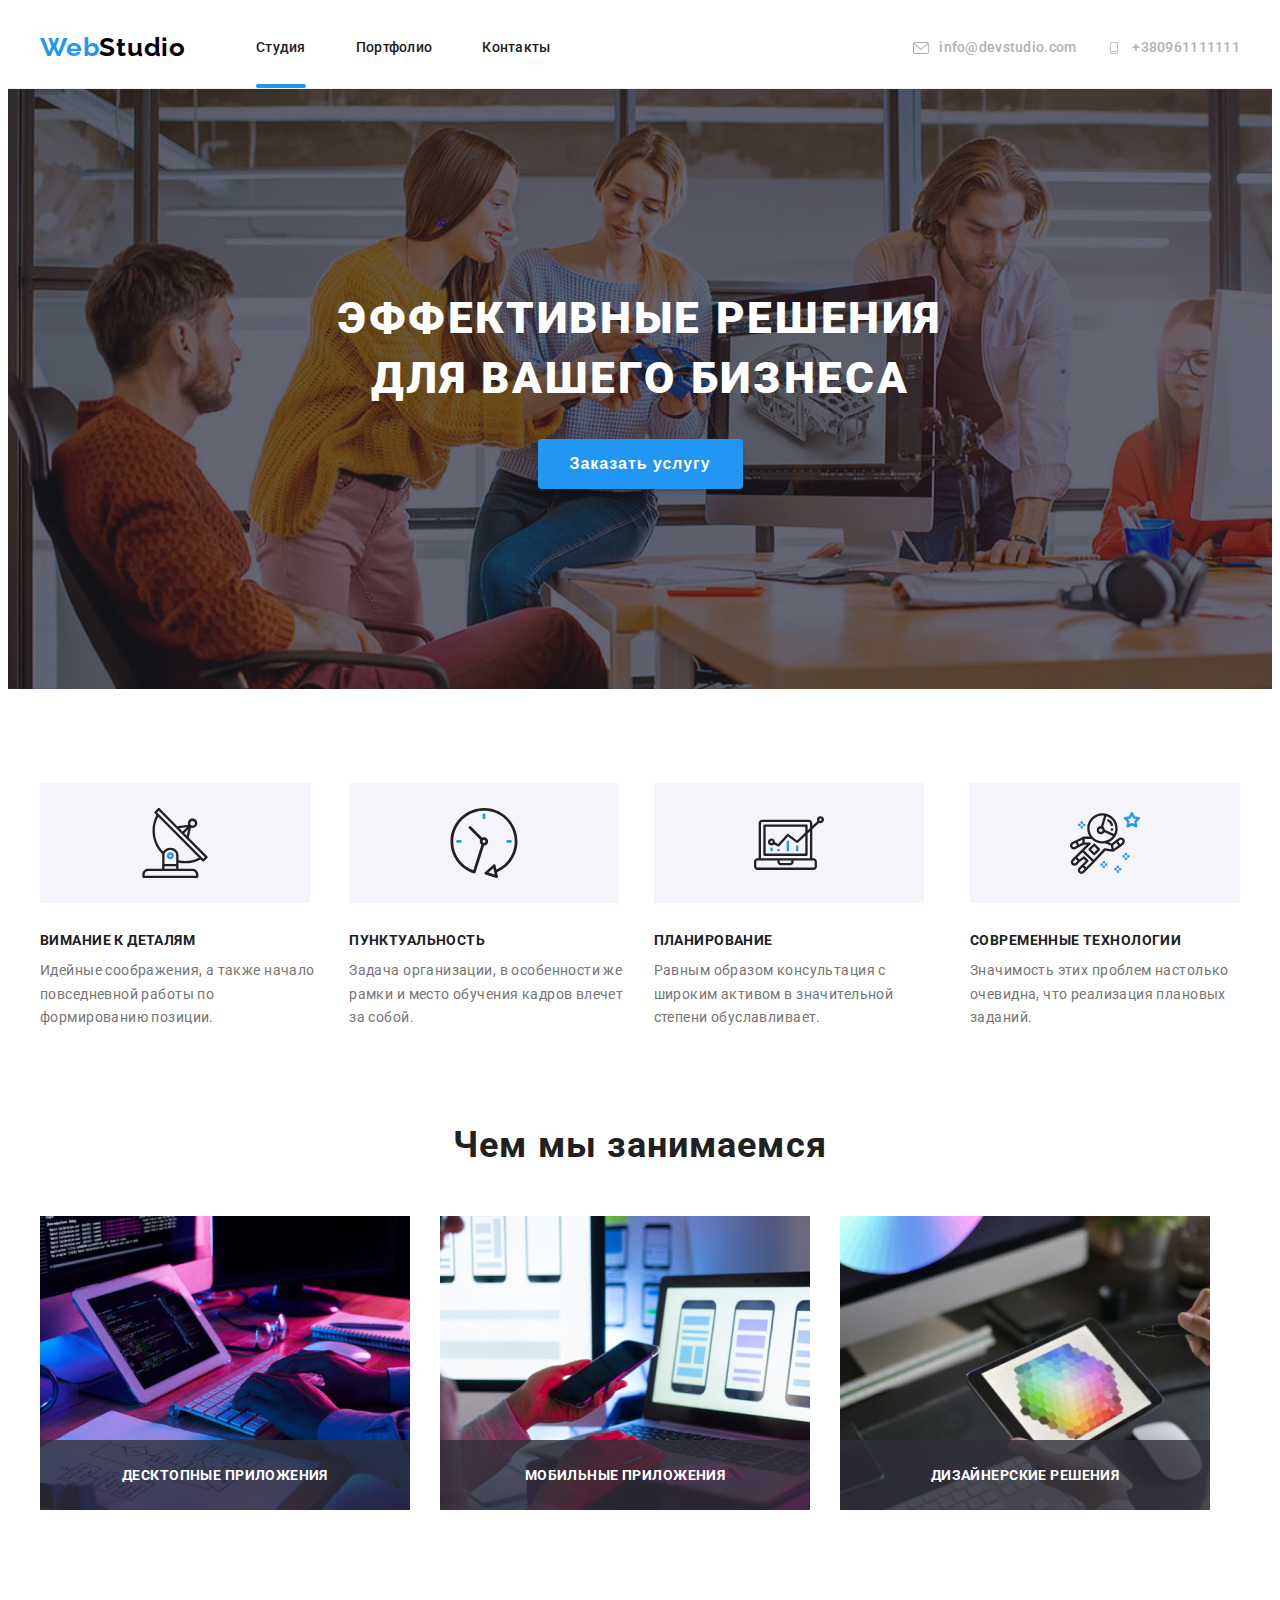
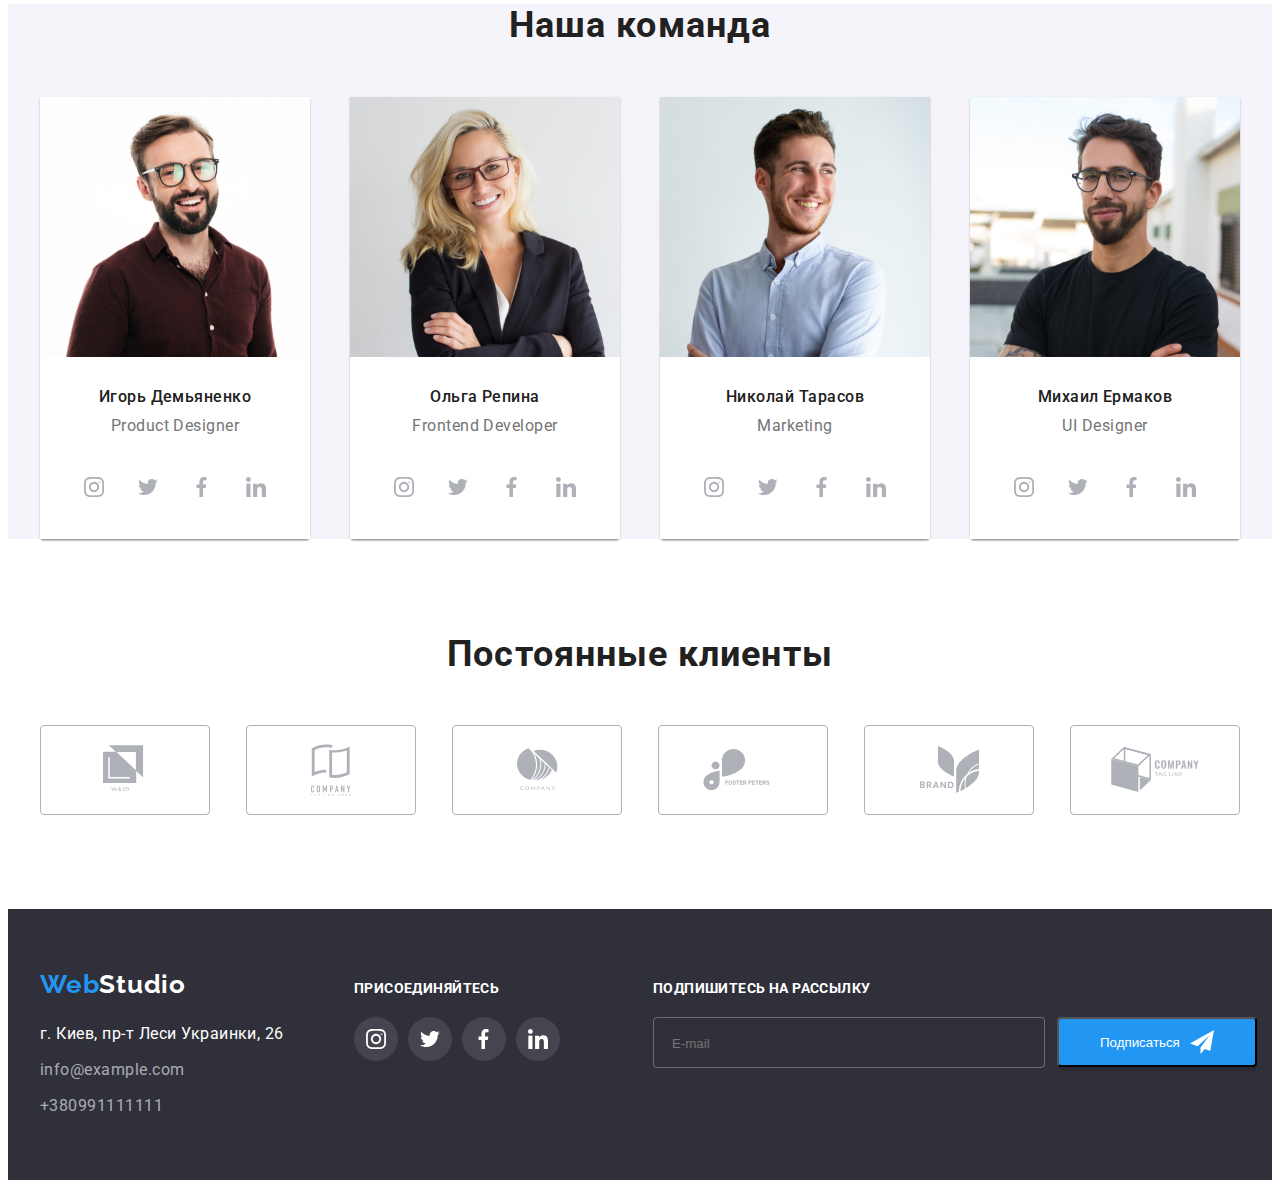
<file: index.html>
<!DOCTYPE html>
<html lang="ru">
  <head>
    <meta charset="UTF-8" />
    <meta http-equiv="X-UA-Compatible" content="IE=edge" />
    <meta name="viewport" content="width=device-width, initial-scale=1.0" />
    <title>Webstudio</title>
    <link rel="preconnect" href="https://fonts.gstatic.com" />
    <link
      href="https://fonts.googleapis.com/css2?family=Raleway:wght@700&family=Roboto:wght@400;500;700;900&display=swap"
      rel="stylesheet"
    />
    <link
      rel="stylesheet"
      href="https://cdnjs.cloudflare.com/ajax/libs/modern-normalize/1.0.0/modern-normalize.min.css"
      integrity="sha512-ISS7cAi1PEhQ8jnbJpJZMd29NlhNj4AWYyLOSp2CE/CsHxTCu+r+t0D2yoJudVrd0/8fTVPUVDzY5Tvli75u/g=="
      crossorigin="anonymous"
    />
    <link
      rel="stylesheet"
      href="https://cdnjs.cloudflare.com/ajax/libs/animate.css/4.1.1/animate.min.css"
    />
    <link rel="stylesheet" href="./css/main.min.css" />
  </head>
  <body>
    <!--HEADER-->

    <header class="header">
      <div class="header__container">
        <nav class="menu">
          <a
            class="menu__logo-light-teme logo-text-header logo link"
            href="./portfolio.html"
            ><span class="logo-text">Web</span>Studio</a
          >

          <ul class="menu__list list">
            <li class="menu__item">
              <a
                class="menu__link menu__active-page link"
                href="./index.html"
                ><span class="menu__active">Студия</span></a
              >
            </li>

            <li class="menu__item">
              <a class="menu__link link" href="./portfolio.html">Портфолио</a>
            </li>

            <li class="menu__item">
              <a class="menu__link link" href="">Контакты</a>
            </li>
          </ul>
        </nav>

        <ul class="contact__list list">
          <li class="contact__links-item">
            <a href="mailto:info@devstudio.com" class="contact__link link"
              ><svg
                class="header-icons"
                width="16px"
                height="12px"
                fill="currentColour"
              >
                <use href="./images/sprite.svg#icon-envelope"></use>
              </svg>
              info@devstudio.com</a
            >
          </li>
          <li class="contact__links-item">
            <a href="tel:+380961111111" class="contact__link link"
              ><svg
                class="header-icons"
                width="10px"
                height="16px"
                fill="currentColour"
              >
                <use href="./images/sprite.svg#icon-Vector"></use>
              </svg>
              +380961111111</a
            >
          </li>
        </ul>
      </div>
    </header>

    <!--HERROW-->
    <main>
      <section class="herro">
        <div class="container">
          <div class="herro__wrap">
            <h1 class="herro__title">
              ЭФФЕКТИВНЫЕ РЕШЕНИЯ<br />
              ДЛЯ ВАШЕГО БИЗНЕСА
            </h1>
            <button type="button" class="model-btn" data-modal-open>
              Заказать услугу
            </button>
          </div>
        </div>
      </section>

      <!--Section2 -->

      <section class="features">
        <div class="container">
          <h2 class="about-title visually-hidden">Особенности</h2>
          <ul class="features__list list">
            <li class="features__item">
              <div class="features-icons">
                <svg width="70px" height="70px">
                  <use href="./images/sprite.svg#icon-antenna"></use>
                </svg>
              </div>
              <h3 class="features__mini-title">ВИМАНИЕ К ДЕТАЛЯМ</h3>
              <p class="features__subtitle">
                Идейные соображения, а также начало повседневной работы по
                формированию позиции.
              </p>
            </li>

            <li class="features__item">
              <div class="features-icons">
                <svg width="70px" height="70px">
                  <use href="./images/sprite.svg#icon-clock"></use>
                </svg>
              </div>
              <h3 class="features__mini-title">ПУНКТУАЛЬНОСТЬ</h3>
              <p class="features__subtitle">
                Задача организации, в особенности же рамки и место обучения
                кадров влечет за собой.
              </p>
            </li>
            <li class="features__item">
              <div class="features-icons">
                <svg width="70px" height="70px">
                  <use href="./images/sprite.svg#icon-diagram"></use>
                </svg>
              </div>
              <h3 class="features__mini-title">ПЛАНИРОВАНИЕ</h3>
              <p class="features__subtitle">
                Равным образом консультация с широким активом в значительной
                степени обуславливает.
              </p>
            </li>
            <li class="features__item">
              <div class="features-icons">
                <svg width="70px" height="70px">
                  <use href="./images/sprite.svg#icon-astronaut"></use>
                </svg>
              </div>
              <h3 class="features__mini-title">Современные технологии</h3>
              <p class="features__subtitle">
                Значимость этих проблем настолько очевидна, что реализация
                плановых заданий.
              </p>
            </li>
          </ul>
        </div>
      </section>

      <!--section3-->

      <section class="we-do__about">
        <div class="container">
          <h2 class="about-title">Чем мы занимаемся</h2>
          <ul class="we-do__list list">
            <li class="we-do__item">
              <a class="" href=""
                ><div class="">
                  <img
                    class="img-section3"
                    src="./images/section3/box1.jpg"
                    alt="человек набирает текст"
                    width="370"
                    height="294"
                  />
                  <p class="we-do__overlay">ДЕСКТОПНЫЕ ПРИЛОЖЕНИЯ</p>
                </div></a
              >
            </li>
            <li class="we-do__item">
              <a class="" href=""
                ><div class="">
                  <img
                    class="img-section3"
                    src="./images/section3/box2.jpg"
                    alt="ноутбук и телефон"
                    width="370"
                    height="294"
                  />
                  <p class="we-do__overlay">МОБИЛЬНЫЕ ПРИЛОЖЕНИЯ</p>
                </div></a
              >
            </li>
            <li class="we-do__item">
              <a class="" href=""
                ><div class="">
                  <img
                    class="img-section3"
                    src="./images/section3/box3.jpg"
                    alt="приложение на планшете"
                    width="370"
                    height="294"
                  />
                  <p class="we-do__overlay">ДИЗАЙНЕРСКИЕ РЕШЕНИЯ</p>
                </div>
              </a>
            </li>
          </ul>
        </div>
      </section>

      <!--Section4-->

      <section class="team">
        <div class="container">
          <h2 class="about-title about-our-teem-title">Наша команда</h2>
          <ul class="list team__list">
            <li class="team__item">
              <img src="./images/section4/img3.jpg" alt="" width="270" />
              <div class="team__meta">
                <h3 class="team__title">Игорь Демьяненко</h3>
                <p class="team__subtitle">Product Designer</p>
                <ul class="social list">
                  <li class="social__list-item">
                    <a href="" class="social__list-link">
                      <svg class="social__list-icon" width="20px" height="20px">
                        <use href="./images/sprite.svg#icon-instagram"></use>
                      </svg>
                    </a>
                  </li>
                  <li class="social__list-item">
                    <a href="" class="social__list-link">
                      <svg class="social__list-icon" width="20px" height="20px">
                        <use href="./images/sprite.svg#icon-Vector6"></use>
                      </svg>
                    </a>
                  </li>
                  <li class="social__list-item">
                    <a href="" class="social__list-link">
                      <svg class="social__list-icon" width="20px" height="20px">
                        <use href="./images/sprite.svg#icon-Vector7"></use>
                      </svg>
                    </a>
                  </li>
                  <li class="social__list-item">
                    <a href="" class="social__list-link">
                      <svg class="social__list-icon" width="20px" height="20px">
                        <use href="./images/sprite.svg#icon-linkedin"></use>
                      </svg>
                    </a>
                  </li>
                </ul>
              </div>
            </li>
            <li class="team__item">
              <img src="./images/section4/img.jpg" alt="" width="270" />
              <div class="team__meta">
                <h3 class="team__title">Ольга Репина</h3>
                <p class="team__subtitle">Frontend Developer</p>
                <ul class="social list">
                  <li class="social__list-item">
                    <a href="" class="social__list-link">
                      <svg class="social__list-icon" width="20px" height="20px">
                        <use href="./images/sprite.svg#icon-instagram"></use>
                      </svg>
                    </a>
                  </li>
                  <li class="social__list-item">
                    <a href="" class="social__list-link">
                      <svg class="social__list-icon" width="20px" height="20px">
                        <use href="./images/sprite.svg#icon-Vector6"></use>
                      </svg>
                    </a>
                  </li>
                  <li class="social__list-item">
                    <a href="" class="social__list-link">
                      <svg class="social__list-icon" width="20px" height="20px">
                        <use href="./images/sprite.svg#icon-Vector7"></use>
                      </svg>
                    </a>
                  </li>
                  <li class="social__list-item">
                    <a href="" class="social__list-link">
                      <svg class="social__list-icon" width="20px" height="20px">
                        <use href="./images/sprite.svg#icon-linkedin"></use>
                      </svg>
                    </a>
                  </li>
                </ul>
              </div>
            </li>
            <li class="team__item">
              <img src="./images/section4/img1.jpg" alt="" width="270" />
              <div class="team__meta">
                <h3 class="team__title">Николай Тарасов</h3>
                <p class="team__subtitle">Marketing</p>
                <ul class="social list">
                  <li class="social__list-item">
                    <a href="" class="social__list-link">
                      <svg class="social__list-icon" width="20px" height="20px">
                        <use href="./images/sprite.svg#icon-instagram"></use>
                      </svg>
                    </a>
                  </li>
                  <li class="social__list-item">
                    <a href="" class="social__list-link">
                      <svg class="social__list-icon" width="20px" height="20px">
                        <use href="./images/sprite.svg#icon-Vector6"></use>
                      </svg>
                    </a>
                  </li>
                  <li class="social__list-item">
                    <a href="" class="social__list-link">
                      <svg class="social__list-icon" width="20px" height="20px">
                        <use href="./images/sprite.svg#icon-Vector7"></use>
                      </svg>
                    </a>
                  </li>
                  <li class="social__list-item">
                    <a href="" class="social__list-link">
                      <svg class="social__list-icon" width="20px" height="20px">
                        <use href="./images/sprite.svg#icon-linkedin"></use>
                      </svg>
                    </a>
                  </li>
                </ul>
              </div>
            </li>
            <li class="team__item">
              <img src="./images/section4/img2.jpg" alt="" width="270" />
              <div class="team__meta">
                <h3 class="team__title">Михаил Ермаков</h3>
                <p class="team__subtitle">UI Designer</p>
                <ul class="social list">
                  <li class="social__list-item">
                    <a href="" class="social__list-link">
                      <svg class="social__list-icon" width="20px" height="20px">
                        <use href="./images/sprite.svg#icon-instagram"></use>
                      </svg>
                    </a>
                  </li>
                  <li class="social__list-item">
                    <a href="" class="social__list-link">
                      <svg class="social__list-icon" width="20px" height="20px">
                        <use href="./images/sprite.svg#icon-Vector6"></use>
                      </svg>
                    </a>
                  </li>
                  <li class="social__list-item">
                    <a href="" class="social__list-link">
                      <svg class="social__list-icon" width="20px" height="20px">
                        <use href="./images/sprite.svg#icon-Vector7"></use>
                      </svg>
                    </a>
                  </li>
                  <li class="social__list-item">
                    <a href="" class="social__list-link">
                      <svg class="social__list-icon" width="20px" height="20px">
                        <use href="./images/sprite.svg#icon-linkedin"></use>
                      </svg>
                    </a>
                  </li>
                </ul>
              </div>
            </li>
          </ul>
        </div>
      </section>
      <!--постоянные клиенты-->
      <section class="partners">
        <div class="partners__container">
          <h2 lang="ru" class="about-title">Постоянные клиенты</h2>
          <ul class="partners__list list">
            <li class="partners__item">
              <a href="" class="partners__link">
                <svg
                  class="partners__icon"
                  width="44.27px"
                  height="49.23px"
                  fill="currentColour"
                >
                  <use href="./images/sprite.svg#icon-logo1"></use>
                </svg>
              </a>
            </li>
            <li class="partners__item">
              <a href="" class="partners__link">
                <svg class="partners__icon" width="40px" height="52px">
                  <use href="./images/sprite.svg#icon-logo2"></use>
                </svg>
              </a>
            </li>
            <li class="partners__item">
              <a href="" class="partners__link">
                <svg class="partners__icon" width="41" height="42.6px">
                  <use href="./images/sprite.svg#icon-logo3"></use>
                </svg>
              </a>
            </li>
            <li class="partners__item">
              <a href="" class="partners__link">
                <svg class="partners__icon" width="79.66px" height="42.02px">
                  <use href="./images/sprite.svg#icon-logo4"></use>
                </svg>
              </a>
            </li>
            <li class="partners__item">
              <a href="" class="partners__link">
                <svg class="partners__icon" width="59px" height="47px">
                  <use href="./images/sprite.svg#icon-logo5"></use>
                </svg>
              </a>
            </li>
            <li class="partners__item">
              <a href="" class="partners__link">
                <svg class="partners__icon" width="88.5px" height="45.44px">
                  <use href="./images/sprite.svg#icon-logo6"></use>
                </svg>
              </a>
            </li>
          </ul>
        </div>
      </section>
    </main>
    <!--Footer-->
    <footer class="footer">
      <div class="footer__container">
        <div class="footer__wraper">
          <a
            class="logo-footer-link link logo-dark-teme logo-text-header"
            href="./index.html"
            ><span class="logo-text">Web</span>Studio</a
          >
          <address class="adress">
            <ul class="adreess__list list">
              <li class="adreess__item">
                <a
                  class="adress__link link"
                  href="https://goo.gl/maps/v6v7mnVKabn46PNZ7"
                  target="blank"
                  rel="noopener noreferrer"
                  >г. Киев, пр-т Леси Украинки, 26</a
                >
              </li>
              <li class="adreess__item">
                <a class="footer__contacts link" href="mailto:info@example.com"
                  >info@example.com</a
                >
              </li>
              <li class="adreess__item">
                <a class="footer__contacts link" href="+380991111111"
                  >+380991111111</a
                >
              </li>
            </ul>
          </address>
        </div>
        <div class="footer__wraper-social">
          <p class="invitation">Присоединяйтесь</p>
          <ul class="icon__list list">
            <li class="icon__item">
              <a href="" class="icon__link">
                <svg class="footer__icons" width="20px" height="20px">
                  <use href="./images/sprite.svg#icon-instagram"></use>
                </svg>
              </a>
            </li>
            <li class="icon__item">
              <a href="" class="icon__link">
                <svg class="footer__icons" width="20px" height="20px">
                  <use href="./images/sprite.svg#icon-Vector6"></use>
                </svg>
              </a>
            </li>
            <li class="icon__item">
              <a href="" class="icon__link">
                <svg class="footer__icons" width="20px" height="20px">
                  <use href="./images/sprite.svg#icon-Vector7"></use>
                </svg>
              </a>
            </li>
            <li class="icon__item">
              <a href="" class="icon__link">
                <svg class="footer__icons" width="20px" height="20px">
                  <use href="./images/sprite.svg#icon-linkedin"></use>
                </svg>
              </a>
            </li>
          </ul>
        </div>
        <div class="footer__form">
          <p class="signup__text">Подпишитесь на рассылку</p>

          <div class="signup__wrap">
            <form name="signup__form" autocomplete="on" novalidate>
              <label>
                <input type="email" name="email" placeholder="E-mail" />
              </label>
            </form>
            <button type="submit" class="sign__btn">
              Подписаться
              <svg class="footer__icons" width="24" height="24">
                <use href="./images/sprite.svg#icon-iconsend2"></use>
              </svg>
            </button>
          </div>
        </div>
      </div>
    </footer>
    <div class="backdrop is-hidden" data-modal>
      <div class="modal">
        <p class="model__text">Оставьте свои данные, мы вам перезвоним</p>
        <button type="button" class="modal__close-btn" data-modal-close>
          <svg class="modal__close-icon" width="18" height="18">
            <use href="./images/sprite.svg#icon-close-black"></use>
          </svg>
        </button>
        <form action="#" class="modal__form">
          <label class="modal__field" for="">Имя</label>
          <div class="modal__wraper">
            <input
              type="text"
              name="user-name"
              class="modal__input"
              required
              minlength="2"
            />
            <svg class="modal__icon" width="18" height="18">
              <use href="./images/sprite.svg#icon-person-black"></use>
            </svg>
          </div>

          <label class="modal__field" for="">Телефон</label>
          <div class="modal__wraper">
            <input
              type="tel"
              name="user-tel"
              class="modal__input"
              required
              pattern="[0-9]{3}-[0-9]{3}-[0-9]{2}-[0-9]{2}"
              title="063-111-11-11"
            />
            <svg class="modal__icon" width="18" height="18">
              <use href="./images/sprite.svg#icon-phone-black"></use>
            </svg>
          </div>

          <label class="modal__field" for="">Почта</label>
          <div class="modal__wraper">
            <input type="email" name="user-mail" class="modal__input" />
            <svg class="modal__icon" width="18" height="18">
              <use href="./images/sprite.svg#icon-email-black"></use>
            </svg>
          </div>

          <label class="modal__field" for=""
            >Коментарии<textarea
              name="user-message"
              class="modal__message"
              placeholder="Введите текст"
            ></textarea>
          </label>

          <input
            type="checkbox"
            id="user-term"
            name="user-term"
            class="modal__term visually-hidden"
            value=""
          />
          <label for="user-term" class="modal__check-desc"
            >Соглашаюсь с рассылкой и принимаю&nbsp;<a href="user-link">
              Условия договора</a
            ></label
          >
          <button type="submit" class="modal-form-btn">Отправить</button>
        </form>
      </div>
    </div>
    <script src="./js/model.js"></script>
  </body>
</html>
</file>
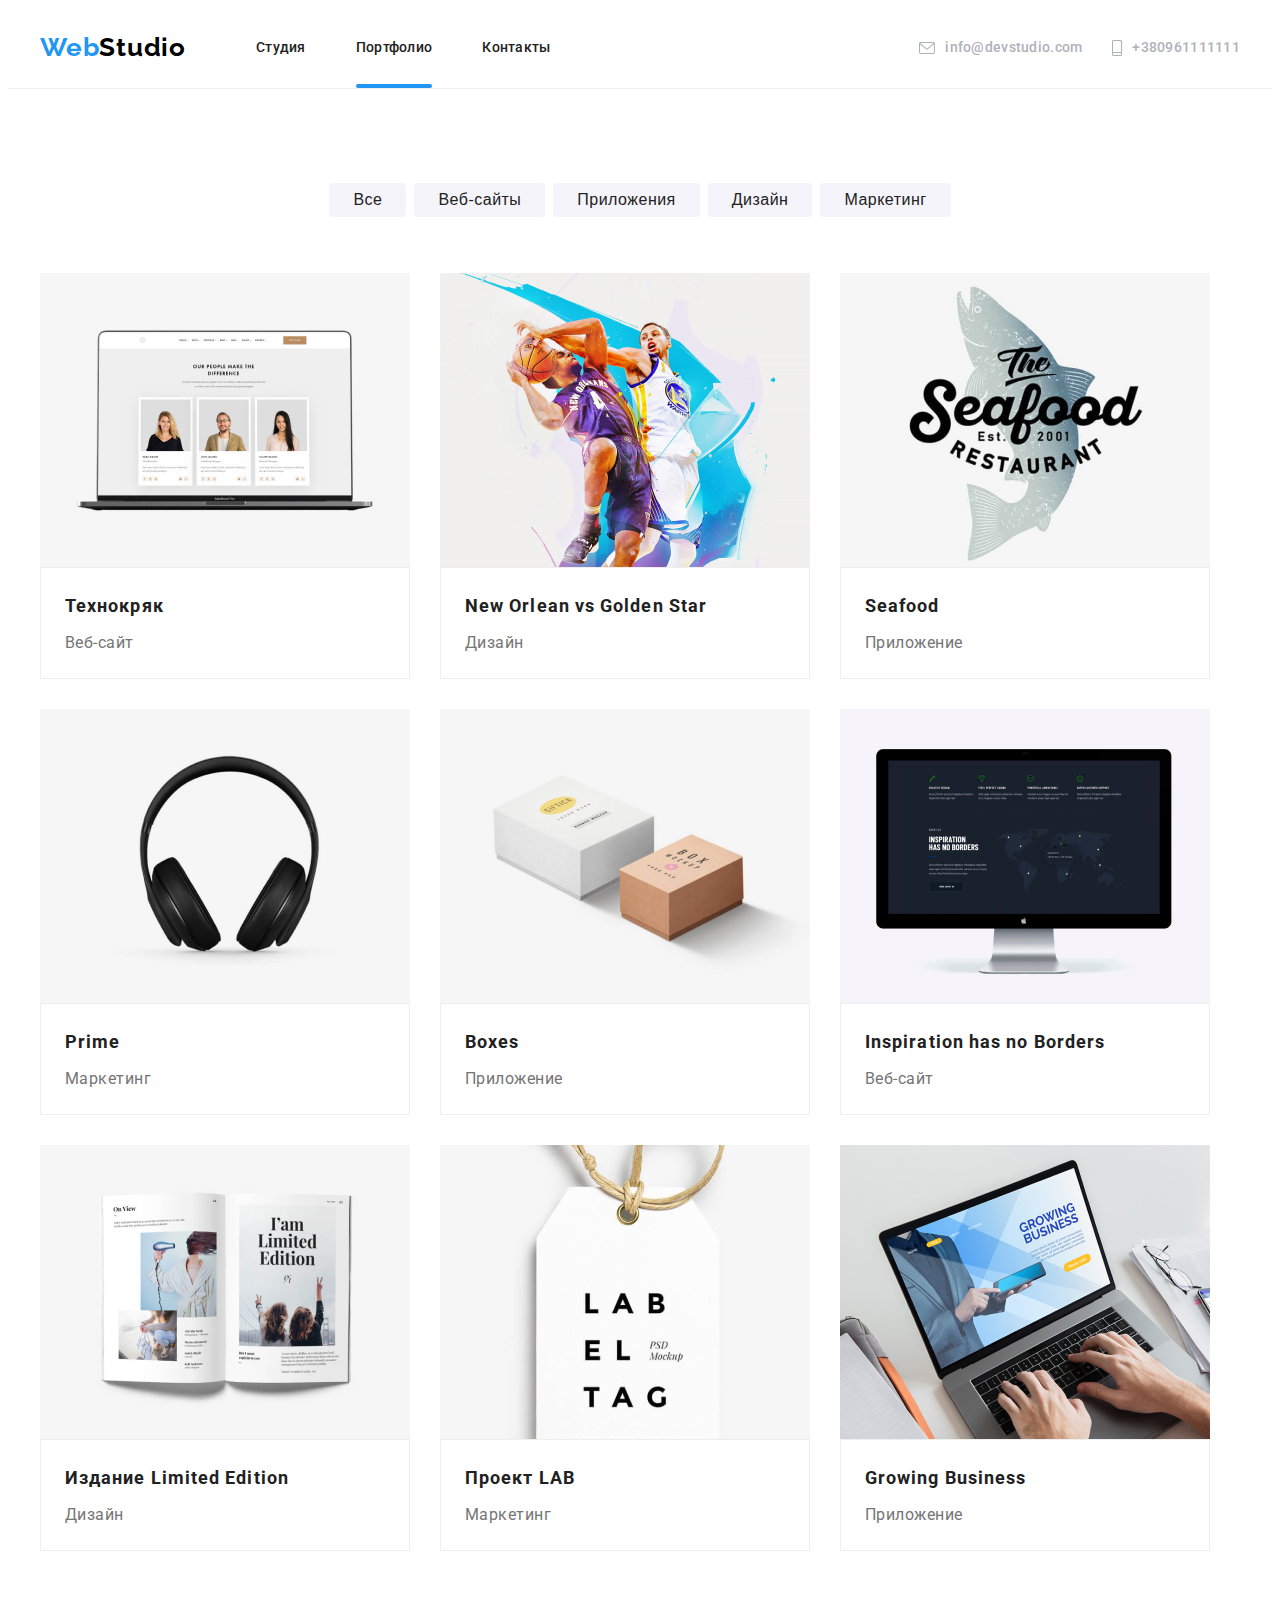
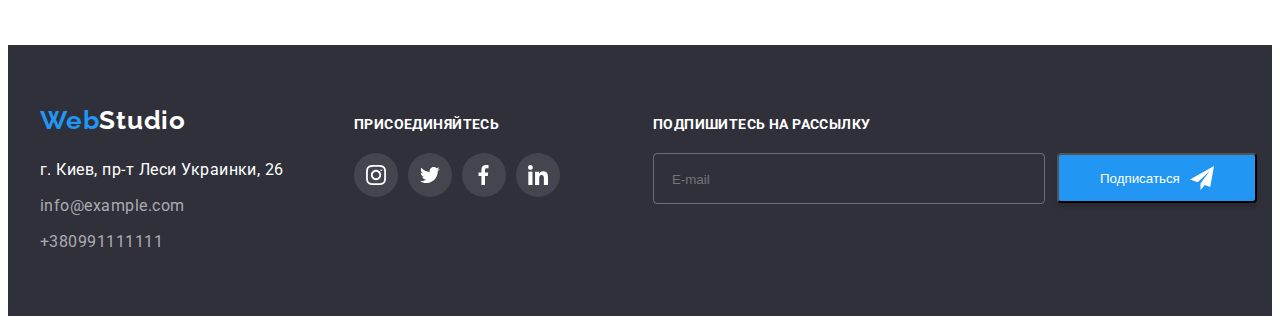
<file: portfolio.html>
<!DOCTYPE html>
<html lang="ru">
  <head>
    <meta charset="UTF-8" />
    <meta http-equiv="X-UA-Compatible" content="IE=edge" />
    <meta name="viewport" content="width=device-width, initial-scale=1.0" />
    <title>Portfolio</title>
    <link rel="preconnect" href="https://fonts.gstatic.com" />
    <link
      href="https://fonts.googleapis.com/css2?family=Raleway:wght@700&family=Roboto:wght@400;500;700;900&display=swap"
      rel="stylesheet"
    />
    <link
      rel="stylesheet"
      href="https://cdnjs.cloudflare.com/ajax/libs/modern-normalize/1.0.0/modern-normalize.min.css"
      integrity="sha512-ISS7cAi1PEhQ8jnbJpJZMd29NlhNj4AWYyLOSp2CE/CsHxTCu+r+t0D2yoJudVrd0/8fTVPUVDzY5Tvli75u/g=="
      crossorigin="anonymous"
    />
    <link
      rel="stylesheet"
      href="https://cdnjs.cloudflare.com/ajax/libs/animate.css/4.1.1/animate.min.css"
    />
    <link rel="stylesheet" href="./css/main.min.css" />
  </head>
  <!--верхняя строка-->
  <body>
    <!--заголовок-->
    <header class="header">
      <div class="header__container">
        <nav class="menu">
          <a
            class="menu__logo-light-teme logo-text-header logo link"
            href="./portfolio.html"
            ><span class="logo-text">Web</span>Studio</a
          >

          <ul class="menu__list list">
            <li class="menu__item">
              <a class="menu__link link" href="./index.html">Студия</a>
            </li>

            <li class="menu__item">
              <a
                class="menu__link menu__active-page link"
                href="./portfolio.html"
                ><span class="menu__active">Портфолио</span></a
              >
            </li>

            <li class="menu__item">
              <a class="menu__link link" href="">Контакты</a>
            </li>
          </ul>
        </nav>

        <ul class="contact__list list">
          <li class="contact__links-item">
            <a href="mailto:info@devstudio.com" class="contact__link link"
              ><svg class="header-icons" fill="currentColour">
                <use href="./images/sprite.svg#icon-envelope"></use>
              </svg>
              info@devstudio.com</a
            >
          </li>
          <li class="contact__links-item">
            <a href="tel:+380961111111" class="contact__link link"
              ><svg class="header-icons-tel" fill="currentColour">
                <use href="./images/sprite.svg#icon-Vector"></use>
              </svg>
              +380961111111</a
            >
          </li>
        </ul>
      </div>
    </header>
    <main>
      <!--Herro-->

      <section class="herro__portfolio">
        <div class="container">
          <h1 class="herro__title visually-hidden">Основной блок</h1>
          <ul class="herro__list list">
            <li class="herro__link">
              <button class="model-btn1" type="submit">Все</button>
            </li>
            <li class="herro__link">
              <button class="model-btn1" type="submit">Веб-сайты</button>
            </li>
            <li class="herro__link">
              <button class="model-btn1" type="submit">Приложения</button>
            </li>
            <li class="herro__link">
              <button class="model-btn1" type="submit">Дизайн</button>
            </li>
            <li class="herro__link">
              <button class="model-btn1" type="submit">Маркетинг</button>
            </li>
          </ul>

          <!--ABOUT-->

          <ul class="cardset list">
            <li class="cardset__item">
              <a class="cardset__link link" href=""
                ><div class="cardset__wraper">
                  <img
                    class="cardset__img"
                    src="./images/portfolio/img1.jpg"
                    alt="ноутбук"
                    width="370"
                    height="294"
                  />
                  <p class="overlay">
                    Технокряк это современная площадка распространения
                    коронавируса. Компании используют эту платформу для
                    цифрового шпионажа и атак на защищённые сервера конкурентов.
                  </p>
                </div>
                <div class="cardset__meta">
                  <h2 class="cardset__name">Технокряк</h2>
                  <p class="features__item link">Веб-сайт</p>
                </div></a
              >
            </li>
            <li class="cardset__item">
              <a class="cardset__link link" href=""
                ><div class="cardset__wraper">
                  <img
                    class="cardset__img"
                    src="./images/portfolio/img2.jpg"
                    alt="постер"
                    width="370"
                    height="294"
                  />
                  <p class="overlay">
                    Технокряк это современная площадка распространения
                    коронавируса. Компании используют эту платформу для
                    цифрового шпионажа и атак на защищённые сервера конкурентов.
                  </p>
                </div>

                <div class="cardset__meta">
                  <h2 class="cardset__name">New Orlean vs Golden Star</h2>
                  <p class="features__item link">Дизайн</p>
                </div></a
              >
            </li>
            <li class="cardset__item">
              <a class="cardset__link link" href=""
                ><div class="cardset__wraper">
                  <img
                    class="cardset_img"
                    src="./images/portfolio/img3.jpg"
                    alt="ресторан"
                    width="370"
                    height="294"
                  />
                  <p class="overlay">
                    Технокряк это современная площадка распространения
                    коронавируса. Компании используют эту платформу для
                    цифрового шпионажа и атак на защищённые сервера конкурентов.
                  </p>
                </div>
                <div class="cardset__meta">
                  <h2 class="cardset__name">Seafood</h2>
                  <p class="features__item link">Приложение</p>
                </div></a
              >
            </li>
            <li class="cardset__item">
              <a class="cardset__link link" href="">
                <div class="cardset__wraper">
                  <img
                    class="cardset__img"
                    src="./images/portfolio/img4.jpg"
                    alt="наушники"
                    width="370"
                    height="294"
                  />
                  <p class="overlay">
                    Технокряк это современная площадка распространения
                    коронавируса. Компании используют эту платформу для
                    цифрового шпионажа и атак на защищённые сервера конкурентов.
                  </p>
                </div>
                <div class="cardset__meta">
                  <h2 class="cardset__name">Prime</h2>
                  <p class="features__item link">Маркетинг</p>
                </div></a
              >
            </li>
            <li class="cardset__item">
              <a class="cardset__link link" href="">
                <div class="cardset__wraper">
                  <img
                    class="cardset__img"
                    src="./images/portfolio/img5.jpg"
                    alt="проект"
                    width="370"
                    height="294"
                  />
                  <p class="overlay">
                    Технокряк это современная площадка распространения
                    коронавируса. Компании используют эту платформу для
                    цифрового шпионажа и атак на защищённые сервера конкурентов.
                  </p>
                </div>
                <div class="cardset__meta">
                  <h2 class="cardset__name">Boxes</h2>
                  <p class="features__item link">Приложение</p>
                </div></a
              >
            </li>
            <li class="cardset__item">
              <a class="cardset__link link" href=""
                ><div class="cardset__wraper">
                  <img
                    class="img-about"
                    src="./images/portfolio/img6.jpg"
                    alt="монитор"
                    width="370"
                    height="294"
                  />
                  <p class="overlay">
                    Технокряк это современная площадка распространения
                    коронавируса. Компании используют эту платформу для
                    цифрового шпионажа и атак на защищённые сервера конкурентов.
                  </p>
                </div>
                <div class="cardset__meta">
                  <h2 class="cardset__name">Inspiration has no Borders</h2>
                  <p class="features__item link">Веб-сайт</p>
                </div></a
              >
            </li>
            <li class="cardset__item">
              <a class="cardset__link link" href=""
                ><div class="cardset__wraper">
                  <img
                    class="img-about"
                    src="./images/portfolio/img7.jpg"
                    alt="книга"
                    width="370"
                    height="294"
                  />
                  <p class="overlay">
                    Технокряк это современная площадка распространения
                    коронавируса. Компании используют эту платформу для
                    цифрового шпионажа и атак на защищённые сервера конкурентов.
                  </p>
                </div>
                <div class="cardset__meta">
                  <h2 class="cardset__name">Издание Limited Edition</h2>
                  <p class="features__item link">Дизайн</p>
                </div></a
              >
            </li>
            <li class="cardset__item">
              <a class="cardset__link link" href=""
                ><div class="cardset__wraper">
                  <img
                    class="img-about"
                    src="./images/portfolio/img8.jpg"
                    alt="дизайн"
                    width="370"
                    height="294"
                  />
                  <p class="overlay">
                    Технокряк это современная площадка распространения
                    коронавируса. Компании используют эту платформу для
                    цифрового шпионажа и атак на защищённые сервера конкурентов.
                  </p>
                </div>
                <div class="cardset__meta">
                  <h2 class="cardset__name">Проект LAB</h2>
                  <p class="features__item link">Маркетинг</p>
                </div></a
              >
            </li>
            <li class="cardset__item">
              <a class="cardset__link link" href=""
                ><div class="cardset__wraper">
                  <img
                    class="img-about"
                    src="./images/portfolio/img9.jpg"
                    alt="ноутбук набор текста"
                    width="370"
                    height="294"
                  />
                  <p class="overlay">
                    Технокряк это современная площадка распространения
                    коронавируса. Компании используют эту платформу для
                    цифрового шпионажа и атак на защищённые сервера конкурентов.
                  </p>
                </div>
                <div class="cardset__meta">
                  <h2 class="cardset__name">Growing Business</h2>
                  <p class="features__item link">Приложение</p>
                </div></a
              >
            </li>
          </ul>
        </div>
      </section>
    </main>
    <!--Footer-->
    <footer class="footer">
      <div class="footer__container">
        <div class="footer__wraper">
          <a
            class="logo-footer-link link logo-dark-teme logo-text-header"
            href="./index.html"
            ><span class="logo-text">Web</span>Studio</a
          >
          <address class="adress">
            <ul class="adreess__list list">
              <li class="adreess__item">
                <a
                  class="adress__link link"
                  href="https://goo.gl/maps/v6v7mnVKabn46PNZ7"
                  target="blank"
                  rel="noopener noreferrer"
                  >г. Киев, пр-т Леси Украинки, 26</a
                >
              </li>
              <li class="adreess__item">
                <a class="footer__contacts link" href="mailto:info@example.com"
                  >info@example.com</a
                >
              </li>
              <li class="adreess__item">
                <a class="footer__contacts link" href="+380991111111"
                  >+380991111111</a
                >
              </li>
            </ul>
          </address>
        </div>
        <div class="footer__wraper-social">
          <p class="invitation">Присоединяйтесь</p>
          <ul class="icon__list list">
            <li class="icon__item">
              <a href="" class="icon__link">
                <svg class="footer__icons" width="20px" height="20px">
                  <use href="./images/sprite.svg#icon-instagram"></use>
                </svg>
              </a>
            </li>
            <li class="icon__item">
              <a href="" class="icon__link">
                <svg class="footer__icons" width="20px" height="20px">
                  <use href="./images/sprite.svg#icon-Vector6"></use>
                </svg>
              </a>
            </li>
            <li class="icon__item">
              <a href="" class="icon__link">
                <svg class="footer__icons" width="20px" height="20px">
                  <use href="./images/sprite.svg#icon-Vector7"></use>
                </svg>
              </a>
            </li>
            <li class="icon__item">
              <a href="" class="icon__link">
                <svg class="footer__icons" width="20px" height="20px">
                  <use href="./images/sprite.svg#icon-linkedin"></use>
                </svg>
              </a>
            </li>
          </ul>
        </div>
        <div class="footer__form">
          <p class="signup__text">Подпишитесь на рассылку</p>

          <div class="signup__wrap">
            <form name="signup__form" autocomplete="on" novalidate>
              <label>
                <input type="email" name="email" placeholder="E-mail" />
              </label>
            </form>
            <button type="submit" class="sign__btn">
              Подписаться
              <svg class="footer__icons" width="24" height="24">
                <use href="./images/sprite.svg#icon-iconsend2"></use>
              </svg>
            </button>
          </div>
        </div>
      </div>
    </footer>
  </body>
</html>
</file>
<file: css/main.min.css>
:root{--main-font: 'Roboto', sans-serif;--secondary-font: Raleway, sans-serif;--akcent-color: #2196f3;--first-colour: #ffffff;--second-colour: #757575;--third-colour: #212121;--fourth-colour: #000000;--fives-colour: #eeeeee;--background-colour: #2f303a;--secondary-bg-colour: #f5f4fa;--vectorsbg: #f5f4fa;--vectors: #afb1b8;--footervectorsbg: rgba(255, 255, 255, 0.1)}body{font-family:var(--main-font)}h1,h2,h3,h4,h5,h6,p{margin:0}ul,ol{margin:0;padding:0}img{display:block}.visually-hidden{position:absolute !important;clip:rect(1px 1px 1px 1px);clip:rect(1px, 1px, 1px, 1px);padding:0 !important;border:0 !important;height:1px !important;width:1px !important;overflow:hidden}.link{text-decoration:none}.list{list-style:none}.adress{font-style:normal}.container{width:1200px;margin:0 auto;padding-left:15px;padding-right:15px}.header__container{width:1200px;margin:0 auto;padding-left:15px;padding-right:15px;display:flex}.partners__container{width:1200px;margin:0 auto;padding-left:15px;padding-right:15px}.footer__container{padding:0 15px;width:1200px;margin:0 auto;display:flex;align-items:baseline}.visually-hidden{position:absolute !important;clip:rect(1px 1px 1px 1px);clip:rect(1px, 1px, 1px, 1px);padding:0 !important;border:0 !important;height:1px !important;width:1px !important;overflow:hidden}.model-btn{box-shadow:0px 4px 4px rgba(0,0,0,0.15);border-radius:4px;border:none;min-width:200px;height:50px;font-weight:700;font-size:16px;line-height:1.87;padding-bottom:200px;letter-spacing:0.06em;color:var(--first-colour);padding:10px 32px;background-color:var(--akcent-color);transition-duration:250ms;transition-timing-function:cubic-bezier(0.4, 0, 0.2, 1)}.model-btn:hover,.model-btn:focus{background-color:var(--akcent-color);transition-duration:250ms;transition-timing-function:cubic-bezier(0.4, 0, 0.2, 1)}.model-btn1{background:var(--secondary-bg-colour);border-radius:4px;font-weight:500;font-size:16px;padding-top:6px;padding-left:22px;padding-right:22px;padding-bottom:6px;letter-spacing:0.03em;border-width:2px;color:var(--third-colour);border-color:transparent;transition:color 250ms cubic-bezier(0.4, 0, 0.2, 1),background-color 250ms cubic-bezier(0.4, 0, 0.2, 1),box-shadow 250ms cubic-bezier(0.4, 0, 0.2, 1)}.model-btn1:hover,.model-btn1:focus{background-color:var(--akcent-color);color:var(--first-colour);border-color:var(--akcent-color);border-width:2px;border-color:transparent;cursor:pointer;box-shadow:0px 3px 1px rgba(0,0,0,0.1),0px 1px 2px rgba(0,0,0,0.08),0px 2px 2px rgba(0,0,0,0.12);transition-duration:250ms;transition-timing-function:cubic-bezier(0.4, 0, 0.2, 1)}.model-btn1:active{box-shadow:none}.sign__btn{width:200px;height:50px;background:var(--akcent-color);box-shadow:0px 4px 4px rgba(0,0,0,0.15);border-radius:4px;color:var(--first-colour);align-items:center;text-align:center;padding:10px 29px;transition-duration:250ms;transition-timing-function:cubic-bezier(0.4, 0, 0.2, 1)}.footer .sign__btn{display:inline-flex;align-items:center;justify-content:center}.logo-text{font-family:'Raleway', sans-serif;font-weight:bold;font-size:26px;line-height:1.19;letter-spacing:0.03em;color:#2196f3}.logo{margin-right:70px;padding-top:24px;padding-bottom:25px}.logo link{font-family:var(--secondary-font);font-weight:700;font-size:26px;line-height:1.19;letter-spacing:0.03em}.logo-light-teme{color:var(--fourth-colour)}.logo-dark-teme{color:var(--first-colour)}.social__list-link{display:flex;justify-content:center;align-items:center;height:44px;width:44px;border-radius:50%;background-color:var(--first-colour);transition:background-color 250ms cubic-bezier(0.4, 0, 0.2, 1);fill:var(--vectors)}.social__list-link:focus,.social__list-link:hover{fill:var(--first-colour);background-color:var(--akcent-color)}.social{margin-top:16px;display:flex;justify-content:space-between}.social__list-icon{transition-duration:250ms;transition-timing-function:cubic-bezier(0.4, 0, 0.2, 1)}.social__list-item{display:flex;justify-content:space-between}.overlay{position:absolute;height:294px;left:0;top:0;transform:translateY(101%);transition:transform 250ms;background:rgba(33,150,243,0.9);width:370px;padding:63px 24px;font-size:18px;line-height:1.56;vertical-align:top;letter-spacing:0.03em;color:var(--first-colour);overflow:auto}.backdrop{position:fixed;top:0;left:0;width:100vw;height:100vh;transition:visibility 250ms linear, opacity 250ms linear;background:rgba(0,0,0,0.2)}.modal{position:absolute;top:50%;left:50%;transform:translate(-50%, -50%);width:528px;height:581px;background-color:var(--first-colour);padding:40px}.modal__close-btn{display:flex;align-items:center;position:absolute;top:8px;right:8px;width:30px;height:30px;background:transparent;border:1px solid rgba(0,0,0,0.1);border-radius:50%;cursor:pointer;background-position:top}.modal__close-btn:hover,.modal__close-btn:focus{fill:var(--akcent-color)}.is-hidden{opacity:0;visibility:hidden;pointer-events:none}.model__text{font-family:var(--main-font);font-style:normal;font-weight:bold;font-size:20px;line-height:1.15;text-align:center;letter-spacing:0.03em;margin-bottom:12px;color:var(--third-colour);display:block}.modal__form{display:flex;flex-direction:column}.modal__input{width:100%;height:40px;border:1px solid rgba(33,33,33,0.2);cursor:pointer;border-radius:4px;padding-left:42px;transition:border-colour 250ms;transition-timing-function:cubic-bezier(0.4, 0, 0.2, 1)}.modal__input:hover,.modal__input:focus{outline:none;border-color:var(--akcent-color)}.modal__icon{display:block;position:absolute;top:50%;left:15px;transform:translateY(-50%);transition:background-colour 250ms}.modal__input:focus+.modal__icon{fill:var(--akcent-color)}.modal__field{margin-bottom:4px;position:relative;font-family:var(--main-font);font-style:normal;font-weight:normal;font-size:12px;line-height:1.16;letter-spacing:0.01em;color:#757575}.modal__field:not(:first-child){margin-top:10px}.modal__wraper{position:relative;display:block}.modal__message{width:100%;height:120px;border:1px solid rgba(33,33,33,0.2);margin-bottom:20px;border-radius:4px;padding:12px 16px;resize:none;transition:border-color 250ms cubic-bezier(0.4, 0, 0.2, 1)}.modal__message:focus{border-color:var(--akcent-color);outline:none}.modal__message::placeholder{color:rgba(117,117,117,0.5);font-family:var(--main-font);font-style:normal;font-weight:normal;font-size:12px;line-height:1.16;letter-spacing:0.01em}.modal-form-field_commentaries{margin-top:10px;margin-bottom:4px;position:relative;font-family:var(--main-font);font-style:normal;font-weight:normal;font-size:12px;line-height:1.16;letter-spacing:0.01em;color:#757575}.modal__check-desc{display:flex;align-items:center;font-family:inherit;font-weight:400;font-size:14px;line-height:1.71;letter-spacing:0.03em;text-align:center}.modal__check-desc::before{content:'';display:block;width:16px;height:16px;border:1px solid var(--third-colour);border-radius:4px;margin-right:8px;cursor:pointer}.modal__term:checked+.modal__check-desc::before{background-image:url(../images/chekbox/icon-check.svg);background-position:center;background-color:var(--akcent-color);background-position:top;display:flex;align-items:center}.modal__term:focus+.modal__check-desc{border-color:var(--akcent-color)}.modal__check-desk-link{color:var(--akcent-color)}.modal-form-btn{min-width:200px;min-height:50px;align-self:center;background:#188ce8;box-shadow:0px 4px 4px rgba(0,0,0,0.15);border-radius:4px;color:var(--first-colour);padding:10px 32px;margin-top:30px;cursor:pointer;border:0}.modal-checkbox_line{display:flex;margin-left:auto;margin-right:auto;display:block}.checkbox-icon{position:absolute;display:block;bottom:129px;left:40px;transform:translateY(-50%)}.modal__term{position:relative;display:block}.user-link{font-family:var(--main-font);font-style:normal;font-weight:normal;font-size:14px;line-height:1.71;letter-spacing:0.03em}.features__item{font-weight:normal;font-size:16px;line-height:1.87;letter-spacing:0.03em;color:var(--second-colour)}.features__item:not(:last-child){margin-right:30px}.cardset__link{display:block;transition:box-shadow 250ms cubic-bezier(0.4, 0, 0.2, 1)}.cardset__link:hover,.cardset__link:focus{box-shadow:0px 1px 1px rgba(0,0,0,0.12),0px 4px 4px rgba(0,0,0,0.06),1px 4px 6px rgba(0,0,0,0.16)}.cardset__meta{background-color:var(--first-colour);padding-right:24px;padding-left:24px;padding-top:20px;padding-bottom:20px;text-align:left;border:var(--fives-colour) 1px solid}.cardset{display:flex;flex-wrap:wrap;margin-top:-30px;margin-left:-30px}.cardset__item{transition-duration:250ms;transition-timing-function:cubic-bezier(0.4, 0, 0.2, 1);margin-top:30px;margin-left:30px}.cardset__item:hover{box-shadow:0px 1px 1px rgba(0,0,0,0.12),0px 4px 4px rgba(0,0,0,0.06),1px 4px 6px rgba(0,0,0,0.16)}.cardset__item:nth-last-child(-n+3){margin-bottom:0}link{display:block}link:focus{box-shadow:0px 1px 1px rgba(0,0,0,0.12),0px 4px 4px rgba(0,0,0,0.06),1px 4px 6px rgba(0,0,0,0.16)}.cardset__name{font-weight:700;font-size:18px;line-height:2;letter-spacing:0.06em;color:var(--third-colour);margin-bottom:4px}.about-border{border:solid 1px;border-top:none}.cardset__wraper{position:relative;overflow:hidden}.cardset__link:hover.overlay,.cardset__link:focus.overlay{transform:translateY(0%)}.header{display:flex;align-items:center;background-color:var(--first-colour);border-bottom:var(--fives-colour) 1px solid}.header-icons-tel{width:10px;height:16px;margin-right:10px}.menu__active-page{color:var(--akcent-color);position:relative;transition-duration:250ms;transition-timing-function:cubic-bezier(0.4, 0, 0.2, 1)}.menu__active-page:visited{color:var(--akcent-color)}.header-icons{width:16px;height:12px;margin-right:10px}.contact__links-item{fill:var(--vectors)}.contact__links-item:hover,.contact__links-item:focus{color:var(--akcent-color);fill:#2196f3}.contact__links-item:not(:last-child){margin-left:auto;margin-right:30px}.img-about{display:flex}.menu{display:flex;align-items:center}.menu__list{display:flex;align-items:center}.menu__item:not(:last-child){margin-right:50px}.logo-text-header{font-family:var(--secondary-font);font-style:normal;font-weight:bold;font-size:26px;line-height:1.19;letter-spacing:0.03em;color:var(--fourth-colour)}.menu__link{display:block;font-size:14px;font-weight:500;line-height:1.14;letter-spacing:0.02em;text-align:left;color:var(--third-colour);padding-top:32px;padding-bottom:32px;position:relative;transition:color 250ms cubic-bezier(0.4, 0, 0.2, 1)}.menu__link:hover,.menu__link:focus{color:var(--akcent-color);transition-duration:250ms;transition-timing-function:cubic-bezier(0.4, 0, 0.2, 1)}.menu__link:active{color:var(--akcent-color)}.menu__active-page::after{content:'';width:100%;height:5px;background-color:var(--akcent-color);display:block;position:absolute;left:0;bottom:0;opacity:0;transition:opacity 250ms cubic-bezier(0.4, 0, 0.2, 1)}.menu__active-page::after{opacity:1;border-radius:2px;height:4px}.contact__link{display:flex;align-items:center;font-weight:500;font-size:14px;line-height:1.14;letter-spacing:0.02em;padding-top:32px;padding-bottom:32px;transition:color 250ms cubic-bezier(0.4, 0, 0.2, 1);color:var(--vectors);fill:var(--vectors);transition-duration:250ms;transition-timing-function:cubic-bezier(0.4, 0, 0.2, 1)}.contact__link:hover .header-icons,.contact__link:focus .header-icons,.contact__link:hover,.contact__link:focus{color:var(--akcent-color);fill:var(--akcent-color)}.header-icons{transition:fill 250ms cubic-bezier(0.4, 0, 0.2, 1)}.contact__list{display:flex;align-items:center;margin-left:auto}.herro{background-color:var(--background-colour);text-align:center;padding-bottom:200px;padding-top:200px;background-image:linear-gradient(rgba(47,48,58,0.4), rgba(47,48,58,0.4)),url(../images/herro/Img.jpg);background-repeat:no-repeat;background-size:cover}.herro__link{border-radius:4px}.herro__link:not(:last-child){margin-right:8px}.herro__portfolio{text-align:center;padding-bottom:94px;padding-top:94px}.herro__title{font-weight:900;font-size:44px;line-height:1.36;letter-spacing:0.06em;color:var(--first-colour);margin-bottom:30px;text-transform:uppercase}.herro__list{display:flex;margin-bottom:56px;justify-content:center}.features{padding-top:94px;padding-bottom:47px}.features-icons{margin-bottom:30px;justify-content:center;display:flex;width:270px;height:120px;background-color:var(--vectorsbg);align-items:center}.features__list{display:flex}.features__mini-title{font-weight:700;font-size:14px;line-height:1.14;letter-spacing:0.03em;text-transform:uppercase;color:var(--third-colour);margin-bottom:10px}.features__subtitle{font-weight:400;font-size:14px;line-height:1.71;letter-spacing:0.03em;color:var(--second-colour)}.about{padding-top:94px;padding-bottom:94px;background-color:var(--first-colour)}.we-do__overlay{width:100%;height:70px;display:flex;position:absolute;justify-content:center;align-items:center;font-weight:bold;font-size:14px;line-height:1.14;letter-spacing:0.03em;color:var(--first-colour);text-align:center;text-transform:uppercase;bottom:0;left:0;background:rgba(47,48,58,0.8)}.we-do__list{display:flex}.about-title{font-weight:700;font-size:36px;line-height:1.17;text-align:center;letter-spacing:0.03em;margin-bottom:50px;color:var(--third-colour)}.we-do__about{padding-bottom:94px;padding-top:47px}.we-do__item{margin-right:30px;position:relative}.team{background-color:var(--secondary-bg-colour)}.team__item{box-shadow:0px 1px 3px rgba(0,0,0,0.12),0px 1px 1px rgba(0,0,0,0.14),0px 2px 1px rgba(0,0,0,0.2);border-radius:0px 0px 4px 4px;width:270px;background:var(--second-colour)}.team__item:not(:last-child){margin-right:30px}.team__meta{padding-top:30px;padding-bottom:30px;padding-left:32px;padding-right:32px;background-color:var(--first-colour)}.team__list{display:flex;justify-content:space-between;margin:0 auto}.team__title{font-weight:500;font-size:16px;line-height:1.19;text-align:center;letter-spacing:0.03em;color:var(--third-colour);margin-bottom:10px}.team__subtitle{font-weight:400;font-size:16px;line-height:1.19;text-align:center;letter-spacing:0.03em;color:var(--second-colour);margin-bottom:30px}.partners{padding-top:94px;padding-bottom:94px}.partners__icon{transition-duration:250ms;transition-timing-function:cubic-bezier(0.4, 0, 0.2, 1)}.partners__link:hover .partners__icon{fill:var(--akcent-color);transition-duration:250ms;transition-timing-function:cubic-bezier(0.4, 0, 0.2, 1)}.partners__link{transition-duration:250ms;transition-timing-function:cubic-bezier(0.4, 0, 0.2, 1);box-sizing:border-box;display:flex;align-items:center;justify-content:center;fill:var(--vectors);width:170px;height:90px;border:1px solid var(--vectors);border-radius:4px}.partners__link:hover{border:1px solid var(--akcent-color);transition-duration:250ms;transition-timing-function:cubic-bezier(0.4, 0, 0.2, 1)}.partners__link:focus{border:1px solid var(--akcent-color);outline:none}.partners__list{display:flex;justify-content:space-between}footer{background-color:var(--background-colour);padding:60px 0}.adress{display:block;font-style:normal;font-weight:400;line-height:1.71;letter-spacing:0.03em;margin-top:20px}.footer__wraper{margin-right:70px}.adress__link{display:block;white-space:nowrap;color:var(--first-colour);transition:color 250ms cubic-bezier(0.4, 0, 0.2, 1)}.adress__link:hover,.adress__link:focus{color:var(--akcent-color);transition-duration:250ms;transition-timing-function:cubic-bezier(0.4, 0, 0.2, 1)}.footer__contacts{display:block;font-weight:400;line-height:1.71;letter-spacing:0.03em;color:rgba(255,255,255,0.6);transition:color 250ms cubic-bezier(0.4, 0, 0.2, 1)}.footer__contacts:hover,.footer__contacts:focus{color:var(--akcent-color);transition-duration:250ms;transition-timing-function:cubic-bezier(0.4, 0, 0.2, 1)}.adreess__item:not(:last-child){margin-bottom:9px}.footer__wraper-social{width:206px;height:80px}.icon__list{display:flex;justify-content:space-between}.icon__item{box-sizing:inherit;justify-content:space-between}.icon__item:not(:last-child){margin-right:10px}.icon__link{display:flex;justify-content:center;align-items:center;width:44px;height:44px;border-radius:50%;background-color:var(--footervectorsbg);transition:background-color 250ms cubic-bezier(0.4, 0, 0.2, 1)}.icon__link:hover,.icon__link:focus{background-color:var(--akcent-color);transition-duration:250ms;transition-timing-function:cubic-bezier(0.4, 0, 0.2, 1)}.footer__icons{fill:var(--first-colour)}.invitation{font-family:var(--main-font);font-style:normal;font-weight:bold;font-size:14px;line-height:1.14;letter-spacing:0.03em;text-transform:uppercase;color:var(--first-colour);margin-bottom:20px}.signup__text{width:219px;height:16px;left:815px;top:2749px;margin-bottom:20px;font-family:Roboto;font-style:normal;font-weight:bold;font-size:14px;line-height:1.14;letter-spacing:0.03em;text-transform:uppercase;color:var(--first-colour)}.footer form{display:inline-block;padding:15px 16px;border-radius:4px;border:1px solid rgba(255,255,255,0.3);width:358px;margin-right:12px;text-align:center;color:var(--first-colour)}footer input{background-color:var(--grey-bgc);border:none;color:var(--secondary-accent-color);outline:none;width:100%}.signup__wrap{align-items:center;display:flex}.signup__wrap .footer__icons{margin-left:10px}.footer__form{margin-left:93px}.main-footer-list{display:flex}.logo-dark-teme{color:var(--first-colour)}
/*# sourceMappingURL=main.min.css.map */
</file>
